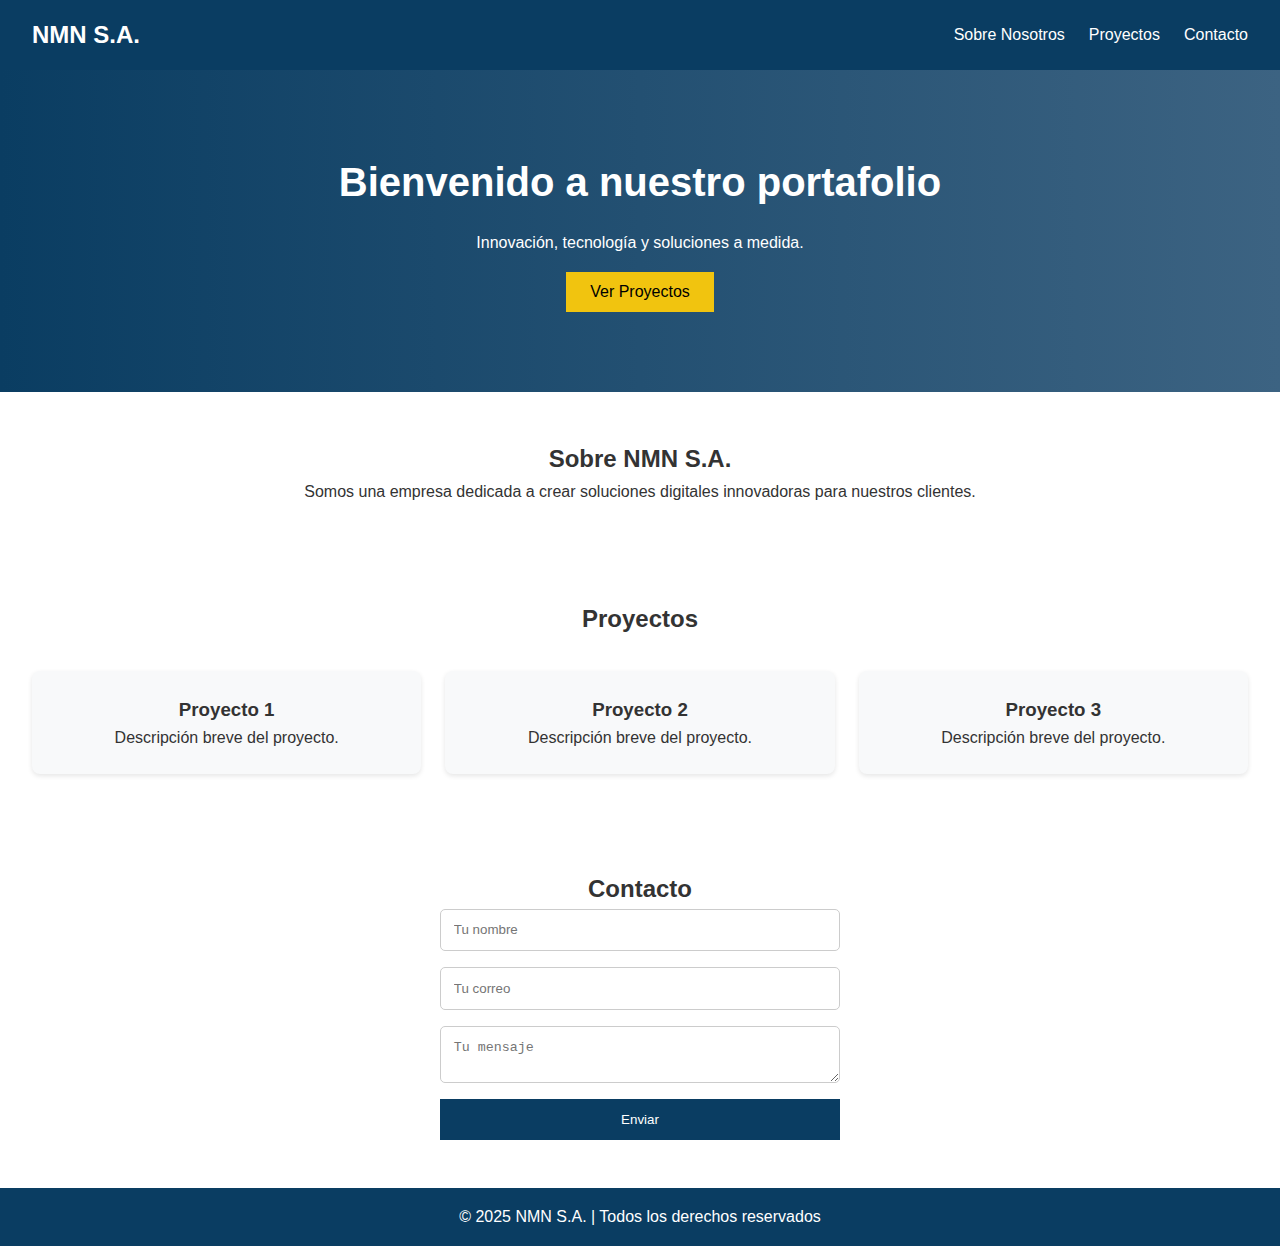
<file: tienda anime/diseño.html>
<!DOCTYPE html>
<html lang="es">
<head>
  <meta charset="UTF-8">
  <meta name="viewport" content="width=device-width, initial-scale=1.0">
  <title>NMN S.A. - Portafolio</title>
  <style>
    /* Reset básico */
    * { margin: 0; padding: 0; box-sizing: border-box; }

    body {
      font-family: 'Arial', sans-serif;
      line-height: 1.6;
      color: #333;
    }

    /* Navbar */
    .navbar {
      display: flex;
      justify-content: space-between;
      align-items: center;
      background: #0a3d62;
      padding: 1rem 2rem;
    }

    .logo {
      color: #fff;
      font-size: 1.5rem;
    }

    .nav-links {
      list-style: none;
      display: flex;
    }

    .nav-links li { margin-left: 1.5rem; }

    .nav-links a {
      color: #fff;
      text-decoration: none;
      transition: color 0.3s;
    }

    .nav-links a:hover { color: #f1c40f; }

    /* Hero */
    .hero {
      background: linear-gradient(to right, #0a3d62, #3c6382);
      color: #fff;
      text-align: center;
      padding: 5rem 2rem;
    }

    .hero h2 { font-size: 2.5rem; margin-bottom: 1rem; }

    .hero button {
      background: #f1c40f;
      border: none;
      padding: 0.7rem 1.5rem;
      cursor: pointer;
      font-size: 1rem;
      margin-top: 1rem;
      transition: background 0.3s;
    }

    .hero button:hover { background: #e67e22; }

    /* Sections */
    .section { padding: 3rem 2rem; text-align: center; }

    .project-grid {
      display: grid;
      grid-template-columns: repeat(auto-fit, minmax(250px, 1fr));
      gap: 1.5rem;
      margin-top: 2rem;
    }

    .project-card {
      background: #f8f9fa;
      padding: 1.5rem;
      border-radius: 8px;
      box-shadow: 0 2px 5px rgba(0,0,0,0.1);
    }

    /* Contact */
    form {
      display: flex;
      flex-direction: column;
      max-width: 400px;
      margin: auto;
    }

    form input, form textarea {
      margin-bottom: 1rem;
      padding: 0.8rem;
      border: 1px solid #ccc;
      border-radius: 5px;
    }

    form button {
      background: #0a3d62;
      color: #fff;
      border: none;
      padding: 0.8rem;
      cursor: pointer;
    }

    form button:hover { background: #3c6382; }

    /* Footer */
    footer {
      background: #0a3d62;
      color: #fff;
      text-align: center;
      padding: 1rem;
    }
  </style>
</head>
<body>
  <!-- Header -->
  <header>
    <nav class="navbar">
      <h1 class="logo">NMN S.A.</h1>
      <ul class="nav-links">
        <li><a href="#about">Sobre Nosotros</a></li>
        <li><a href="#projects">Proyectos</a></li>
        <li><a href="#contact">Contacto</a></li>
      </ul>
    </nav>
  </header>

  <!-- Hero Section -->
  <section class="hero">
    <h2>Bienvenido a nuestro portafolio</h2>
    <p>Innovación, tecnología y soluciones a medida.</p>
    <button onclick="scrollToSection('projects')">Ver Proyectos</button>
  </section>

  <!-- About Section -->
  <section id="about" class="section">
    <h2>Sobre NMN S.A.</h2>
    <p>Somos una empresa dedicada a crear soluciones digitales innovadoras para nuestros clientes.</p>
  </section>

  <!-- Projects Section -->
  <section id="projects" class="section">
    <h2>Proyectos</h2>
    <div class="project-grid">
      <div class="project-card">
        <h3>Proyecto 1</h3>
        <p>Descripción breve del proyecto.</p>
      </div>
      <div class="project-card">
        <h3>Proyecto 2</h3>
        <p>Descripción breve del proyecto.</p>
      </div>
      <div class="project-card">
        <h3>Proyecto 3</h3>
        <p>Descripción breve del proyecto.</p>
      </div>
    </div>
  </section>

  <!-- Contact Section -->
  <section id="contact" class="section">
    <h2>Contacto</h2>
    <form id="contactForm">
      <input type="text" placeholder="Tu nombre" required>
      <input type="email" placeholder="Tu correo" required>
      <textarea placeholder="Tu mensaje" required></textarea>
      <button type="submit">Enviar</button>
    </form>
  </section>

  <!-- Footer -->
  <footer>
    <p>&copy; 2025 NMN S.A. | Todos los derechos reservados</p>
  </footer>

  <script>
    // Scroll suave a secciones
    function scrollToSection(id) {
      document.getElementById(id).scrollIntoView({ behavior: 'smooth' });
    }

    // Validación simple del formulario
    document.getElementById('contactForm').addEventListener('submit', function(e) {
      e.preventDefault();
      alert('Gracias por tu mensaje. Te contactaremos pronto.');
      this.reset();
    });
  </script>
</body>
</html>
</file>
